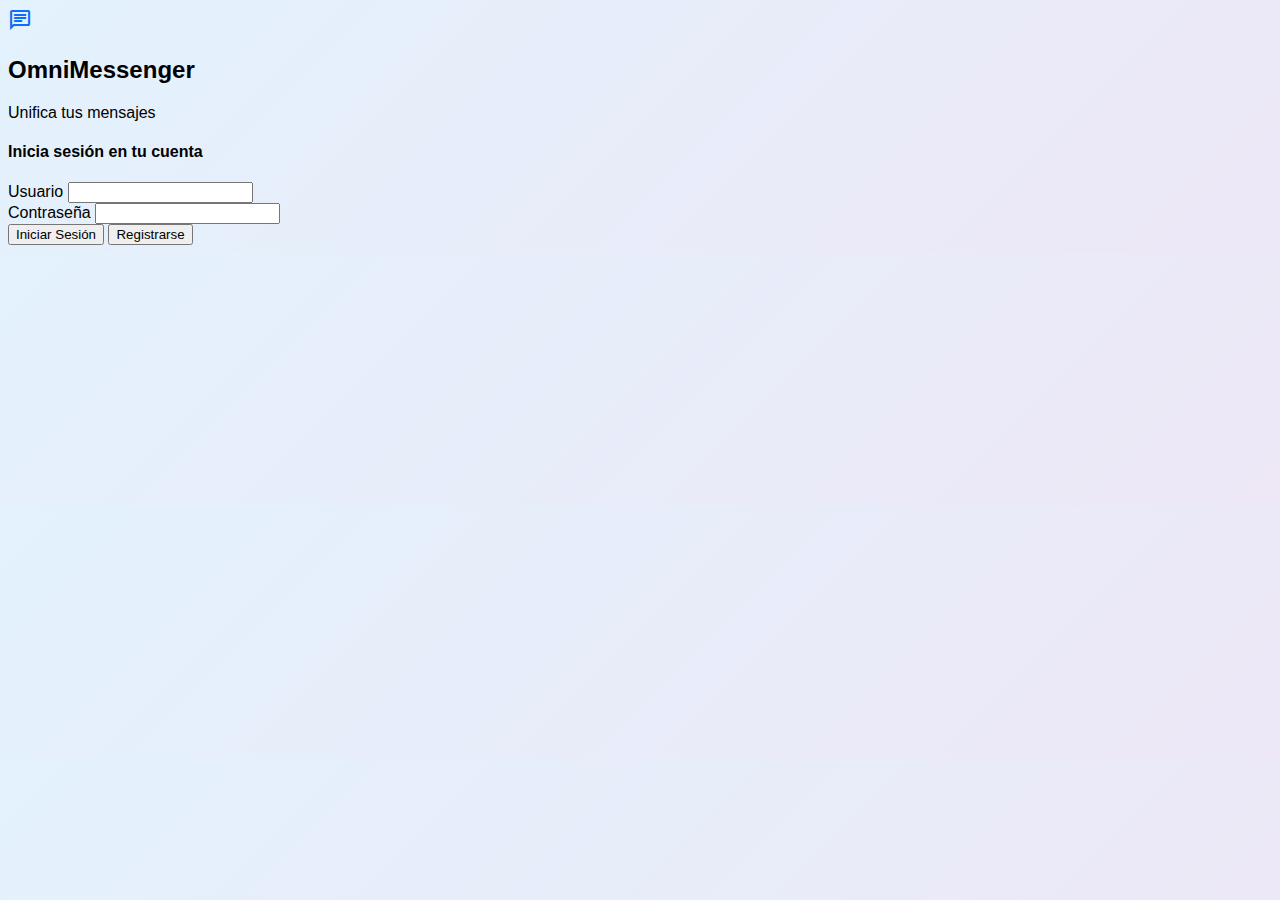
<file: src/frontend/login/index.html>
<!DOCTYPE html>
<html lang="es" data-bs-theme="light">
<head>
    <meta charset="UTF-8"/>
    <meta name="viewport" content="width=device-width, initial-scale=1"/>
    <title>OmniMessenger | Login</title>

    <link href="stylesheet.css" rel="stylesheet">
    <!-- Bootstrap CSS -->
    <link href="https://cdn.jsdelivr.net/npm/bootstrap@5.3.8/dist/css/bootstrap.min.css" rel="stylesheet" integrity="sha384-sRIl4kxILFvY47J16cr9ZwB07vP4J8+LH7qKQnuqkuIAvNWLzeN8tE5YBujZqJLB" crossorigin="anonymous">
    <script src="https://cdn.jsdelivr.net/npm/bootstrap@5.3.8/dist/js/bootstrap.bundle.min.js" integrity="sha384-FKyoEForCGlyvwx9Hj09JcYn3nv7wiPVlz7YYwJrWVcXK/BmnVDxM+D2scQbITxI" crossorigin="anonymous"></script>
    <!-- Google Icons -->
    <link href="https://fonts.googleapis.com/css2?family=Material+Symbols+Outlined" rel="stylesheet"/>
    <!-- scripts -->
    <script defer src="js/session.js"></script>
</head>
<body>
<div class="container d-flex flex-column justify-content-center align-items-center vh-100">
    <!-- Brand -->
    <div class="text-center mb-4">
        <span class="material-symbols-outlined brand-icon">chat</span>
        <h2 class="mt-2 fw-bold">OmniMessenger</h2>
        <p class="text-muted">Unifica tus mensajes</p>
    </div>

    <!-- Login Card -->
    <div class="card shadow-lg p-4 login-card">
        <h4 class="text-center mb-3">Inicia sesión en tu cuenta</h4>
        <form>
            <div class="mb-3">
                <label for="user" class="form-label">Usuario</label>
                <input
                        type="text"
                        class="form-control"
                        id="user"
                        required
                />
            </div>

            <div class="mb-3">
                <label for="password" class="form-label">Contraseña</label>
                <input
                        type="password"
                        class="form-control"
                        id="password"
                        required
                />
            </div>

            <button id="logBtn" type="submit" class="btn btn-primary w-100 mb-3">
                Iniciar Sesión
            </button>
            <button id="registerBtn" type="submit" class="btn btn-primary w-100 mb-3">
                Registrarse
            </button>
        </form>

        <div id="errores" class="mt-3"></div>
    </div>
</div>
</body>
</html>
</file>
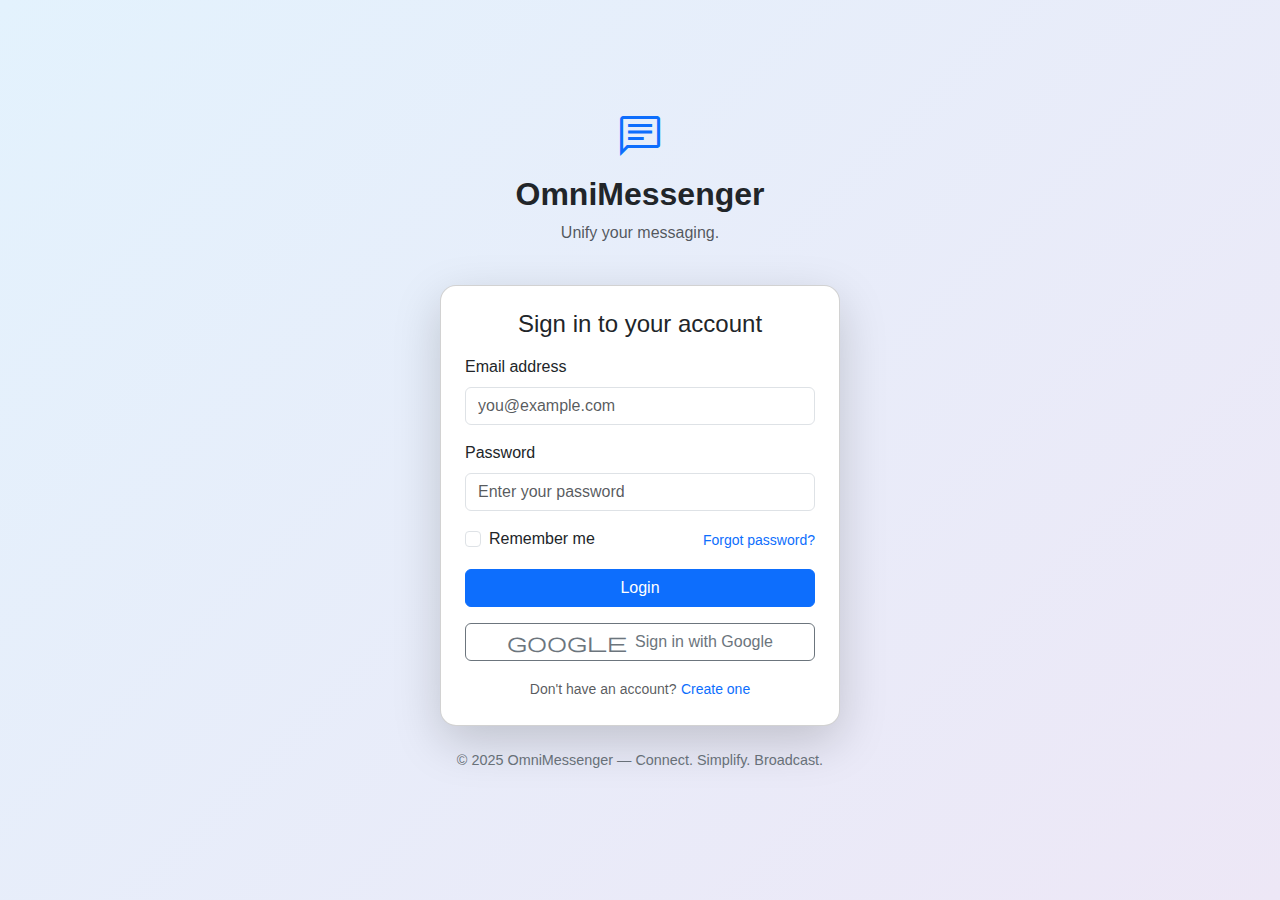
<file: src/site/login/index.html>
<!DOCTYPE html>
<html lang="en" data-bs-theme="light">
<head>
  <meta charset="UTF-8" />
  <meta name="viewport" content="width=device-width, initial-scale=1" />
  <title>OmniMessenger | Login</title>

  <!-- Bootstrap CSS -->
  <link
    href="https://cdn.jsdelivr.net/npm/bootstrap@5.3.3/dist/css/bootstrap.min.css"
    rel="stylesheet"
  />

  <!-- Google Icons -->
  <link
    href="https://fonts.googleapis.com/css2?family=Material+Symbols+Outlined"
    rel="stylesheet"
  />

  <style>
    body {
      background: linear-gradient(135deg, #e3f2fd, #ede7f6);
      font-family: "Roboto", Arial, sans-serif;
    }

    .login-card {
      max-width: 400px;
      width: 100%;
      border-radius: 1rem;
    }

    .brand-icon {
      font-size: 48px;
      color: #0d6efd;
    }

    .google-icon {
      font-size: 20px;
      vertical-align: middle;
    }

    .footer-text {
      font-size: 0.9rem;
      color: #6c757d;
    }
  </style>
</head>
<body>
  <div
    class="container d-flex flex-column justify-content-center align-items-center vh-100"
  >
    <!-- Brand -->
    <div class="text-center mb-4">
      <span class="material-symbols-outlined brand-icon">chat</span>
      <h2 class="mt-2 fw-bold">OmniMessenger</h2>
      <p class="text-muted">Unify your messaging.</p>
    </div>

    <!-- Login Card -->
    <div class="card shadow-lg p-4 login-card">
      <h4 class="text-center mb-3">Sign in to your account</h4>
      <form>
        <div class="mb-3">
          <label for="email" class="form-label">Email address</label>
          <input
            type="email"
            class="form-control"
            id="email"
            placeholder="you@example.com"
            required
          />
        </div>

        <div class="mb-3">
          <label for="password" class="form-label">Password</label>
          <input
            type="password"
            class="form-control"
            id="password"
            placeholder="Enter your password"
            required
          />
        </div>

        <div class="d-flex justify-content-between align-items-center mb-3">
          <div class="form-check">
            <input
              class="form-check-input"
              type="checkbox"
              id="rememberMe"
            />
            <label class="form-check-label" for="rememberMe">
              Remember me
            </label>
          </div>
          <a href="#" class="text-decoration-none small">Forgot password?</a>
        </div>

        <button type="submit" class="btn btn-primary w-100 mb-3">
          Login
        </button>

        <button
          type="button"
          class="btn btn-outline-secondary w-100 d-flex align-items-center justify-content-center"
        >
          <span class="material-symbols-outlined google-icon me-2">google</span>
          Sign in with Google
        </button>
      </form>

      <div class="text-center mt-3">
        <span class="text-muted small">Don't have an account?</span>
        <a href="#" class="text-decoration-none small fw-medium">Create one</a>
      </div>
    </div>

    <!-- Footer -->
    <p class="mt-4 footer-text text-center">
      © 2025 OmniMessenger — Connect. Simplify. Broadcast.
    </p>
  </div>

  <!-- Bootstrap JS -->
  <script src="https://cdn.jsdelivr.net/npm/bootstrap@5.3.3/dist/js/bootstrap.bundle.min.js"></script>
</body>
</html>
</file>
<file: src/frontend/login/stylesheet.css>
body {
    background: linear-gradient(135deg, #e3f2fd, #ede7f6);
    font-family: "Roboto", Arial, sans-serif;
}

.login-card {
    max-width: 400px;
    width: 100%;
    border-radius: 1rem;
}

.brand-icon {
    font-size: 48px;
    color: #0d6efd;
}

.google-icon {
    font-size: 20px;
    vertical-align: middle;
}

.footer-text {
    font-size: 0.9rem;
    color: #6c757d;
}
</file>
